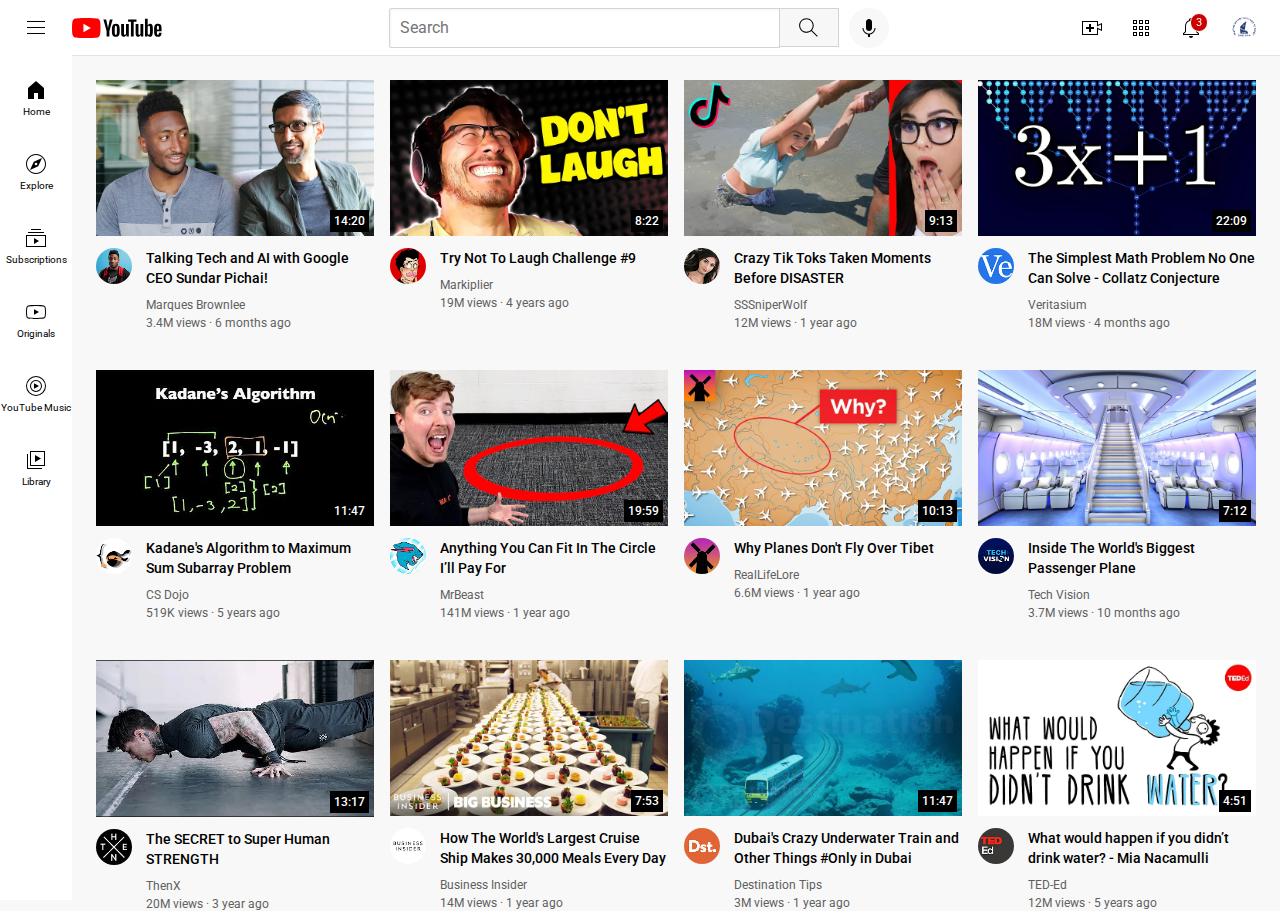
<file: index.html>
<!DOCTYPE html>
<html>
    <head>
        <title>Youtube.com Clone</title>
        <link rel="preconnect" href="https://fonts.googleapis.com" />
        <link rel="preconnect" href="https://fonts.gstatic.com" crossorigin />
        <link
            href="https://fonts.googleapis.com/css2?family=Montserrat:ital,wght@0,100..900;1,100..900&family=Roboto:ital,wght@0,100..900;1,100..900&display=swap"
            rel="stylesheet"
        />

        <link rel="stylesheet" href="./styles/general.css" />
        <link rel="stylesheet" href="./styles/video.css" />
        <link rel="stylesheet" href="./styles/header.css" />
        <link rel="stylesheet" href="./styles/sidebar.css" />
    </head>
    <body>
        <header class="header">
            <div class="left-section">
                <img
                    class="hamburger-menu"
                    src="./icons/hamburger-menu.svg"
                    alt=""
                />
                <img
                    class="youtube-logo"
                    src="./icons/youtube-logo.svg"
                    alt=""
                />
            </div>

            <div class="middle-section">
                <input class="search-bar" type="text" placeholder="Search" />

                <button class="search-button">
                    <img class="search-icon" src="./icons/search.svg" alt="" />
                    <div class="tooltip">Search</div>
                </button>
                <!-- Put position absolute inside position relative -->
                <button class="voice-search-button">
                    <img
                        class="voice-search-icon"
                        src="./icons/voice-search-icon.svg"
                        alt=""
                    />
                    <div class="tooltip">Search with your voice</div>
                </button>
            </div>

            <div class="right-section">
                <div class="upload-icon-container">
                    <img class="upload-icon" src="./icons/upload.svg" alt="" />

                    <div class="tooltip">Create</div>
                </div>

                <div class="youtube-apps-icon-container">
                    <img
                        class="youtube-apps-icon"
                        src="./icons/youtube-apps.svg"
                        alt=""
                    />

                    <div class="tooltip">YouTube apps</div>
                </div>

                <div class="notifications-icon-container">
                    <img
                        class="notifications-icon"
                        src="./icons/notifications.svg"
                        alt=""
                    />

                    <div class="notifications-icon-count">3</div>

                    <div class="tooltip">Notifications</div>
                </div>

                <img
                    class="current-user-picture"
                    src="./img/my-channel.jpeg"
                    alt=""
                />
            </div>
        </header>

        <nav class="sidebar">
            <div class="sidebar-link">
                <img src="./icons/home.svg" alt="" />

                <div>Home</div>
            </div>

            <div class="sidebar-link">
                <img src="./icons/explore.svg" alt="" />

                <div>Explore</div>
            </div>

            <div class="sidebar-link">
                <img src="./icons/subscriptions.svg" alt="" />

                <div>Subscriptions</div>
            </div>

            <div class="sidebar-link">
                <img src="./icons/originals.svg" alt="" />

                <div>Originals</div>
            </div>

            <div class="sidebar-link">
                <img src="./icons/youtube-music.svg" alt="" />

                <div>YouTube Music</div>
            </div>

            <div class="sidebar-link">
                <img src="./icons/library.svg" alt="" />

                <div>Library</div>
            </div>
        </nav>

        <main>
            <section class="video-grid">
                <div class="video-preview">
                    <div class="thumbnail-row">
                        <a href="">
                            <img
                                class="thumbnail"
                                src="./img/thumbnail-1.webp"
                            />
                        </a>

                        <div class="video-time">14:20</div>
                    </div>

                    <div class="video-info-grid">
                        <div class="channel-picture-container">
                            <div class="channel-picture">
                                <img
                                    class="profile-picture"
                                    src="./img/channel-1.jpeg"
                                />
                            </div>

                            <div class="tooltip">
                                <div class="picture-tooltip-container">
                                    <img
                                        class="picture-tooltip"
                                        src="./img/channel-1.jpeg"
                                        alt=""
                                    />
                                </div>

                                <div class="info-tooltip">
                                    <p class="name-tooltip">Marques Brownlee</p>

                                    <p class="stats-tooltip">
                                        3.5M subscribers
                                    </p>
                                </div>
                            </div>
                        </div>

                        <div class="video-info">
                            <p class="video-title">
                                Talking Tech and AI with Google CEO Sundar
                                Pichai!
                            </p>

                            <p class="video-author">Marques Brownlee</p>

                            <p class="video-stats">
                                3.4M views &#183; 6 months ago
                            </p>
                        </div>
                    </div>
                </div>

                <div class="video-preview">
                    <div class="thumbnail-row">
                        <img class="thumbnail" src="./img/thumbnail-2.webp" />
                        <div class="video-time">8:22</div>
                    </div>

                    <div class="video-info-grid">
                        <div class="channel-picture-container">
                            <div class="channel-picture">
                                <img
                                    class="profile-picture"
                                    src="./img/channel-2.jpeg"
                                />
                            </div>

                            <div class="tooltip">
                                <div class="picture-tooltip-container">
                                    <img
                                        class="picture-tooltip"
                                        src="./img/channel-2.jpeg"
                                        alt=""
                                    />
                                </div>

                                <div class="info-tooltip">
                                    <p class="name-tooltip">Markiplier</p>

                                    <p class="stats-tooltip">7M subscribers</p>
                                </div>
                            </div>
                        </div>

                        <div class="video-info">
                            <p class="video-title">
                                Try Not To Laugh Challenge #9
                            </p>

                            <p class="video-author">Markiplier</p>

                            <p class="video-stats">
                                19M views &#183; 4 years ago
                            </p>
                        </div>
                    </div>
                </div>

                <div class="video-preview">
                    <div class="thumbnail-row">
                        <img class="thumbnail" src="./img/thumbnail-3.webp" />
                        <div class="video-time">9:13</div>
                    </div>

                    <div class="video-info-grid">
                        <div class="channel-picture">
                            <img
                                class="profile-picture"
                                src="./img/channel-3.jpeg"
                            />
                        </div>

                        <div class="video-info">
                            <p class="video-title">
                                Crazy Tik Toks Taken Moments Before DISASTER
                            </p>

                            <p class="video-author">SSSniperWolf</p>

                            <p class="video-stats">
                                12M views &#183; 1 year ago
                            </p>
                        </div>
                    </div>
                </div>

                <div class="video-preview">
                    <div class="thumbnail-row">
                        <img class="thumbnail" src="./img/thumbnail-4.webp" />
                        <div class="video-time">22:09</div>
                    </div>

                    <div class="video-info-grid">
                        <div class="channel-picture">
                            <img
                                class="profile-picture"
                                src="./img/channel-4.jpeg"
                            />
                        </div>

                        <div class="video-info">
                            <p class="video-title">
                                The Simplest Math Problem No One Can Solve -
                                Collatz Conjecture
                            </p>

                            <p class="video-author">Veritasium</p>

                            <p class="video-stats">
                                18M views &#183; 4 months ago
                            </p>
                        </div>
                    </div>
                </div>

                <div class="video-preview">
                    <div class="thumbnail-row">
                        <img class="thumbnail" src="./img/thumbnail-5.webp" />
                        <div class="video-time">11:47</div>
                    </div>

                    <div class="video-info-grid">
                        <div class="channel-picture">
                            <img
                                class="profile-picture"
                                src="./img/channel-5.jpeg"
                            />
                        </div>

                        <div class="video-info">
                            <p class="video-title">
                                Kadane's Algorithm to Maximum Sum Subarray
                                Problem
                            </p>

                            <p class="video-author">CS Dojo</p>

                            <p class="video-stats">
                                519K views &#183; 5 years ago
                            </p>
                        </div>
                    </div>
                </div>

                <div class="video-preview">
                    <div class="thumbnail-row">
                        <img class="thumbnail" src="./img/thumbnail-6.webp" />
                        <div class="video-time">19:59</div>
                    </div>

                    <div class="video-info-grid">
                        <div class="channel-picture">
                            <img
                                class="profile-picture"
                                src="./img/channel-6.jpeg"
                            />
                        </div>

                        <div class="video-info">
                            <p class="video-title">
                                Anything You Can Fit In The Circle I’ll Pay For
                            </p>

                            <p class="video-author">MrBeast</p>

                            <p class="video-stats">
                                141M views &#183; 1 year ago
                            </p>
                        </div>
                    </div>
                </div>

                <div class="video-preview">
                    <div class="thumbnail-row">
                        <img class="thumbnail" src="./img/thumbnail-7.webp" />
                        <div class="video-time">10:13</div>
                    </div>

                    <div class="video-info-grid">
                        <div class="channel-picture">
                            <img
                                class="profile-picture"
                                src="./img/channel-7.jpeg"
                            />
                        </div>

                        <div class="video-info">
                            <p class="video-title">
                                Why Planes Don't Fly Over Tibet
                            </p>

                            <p class="video-author">RealLifeLore</p>

                            <p class="video-stats">
                                6.6M views &#183; 1 year ago
                            </p>
                        </div>
                    </div>
                </div>

                <div class="video-preview">
                    <div class="thumbnail-row">
                        <img class="thumbnail" src="./img/thumbnail-8.webp" />
                        <div class="video-time">7:12</div>
                    </div>

                    <div class="video-info-grid">
                        <div class="channel-picture">
                            <img
                                class="profile-picture"
                                src="./img/channel-8.jpeg"
                            />
                        </div>

                        <div class="video-info">
                            <p class="video-title">
                                Inside The World's Biggest Passenger Plane
                            </p>

                            <p class="video-author">Tech Vision</p>

                            <p class="video-stats">
                                3.7M views &#183; 10 months ago
                            </p>
                        </div>
                    </div>
                </div>

                <div class="video-preview">
                    <div class="thumbnail-row">
                        <img class="thumbnail" src="./img/thumbnail-9.webp" />
                        <div class="video-time">13:17</div>
                    </div>

                    <div class="video-info-grid">
                        <div class="channel-picture">
                            <img
                                class="profile-picture"
                                src="./img/channel-9.jpeg"
                            />
                        </div>

                        <div class="video-info">
                            <p class="video-title">
                                The SECRET to Super Human STRENGTH
                            </p>

                            <p class="video-author">ThenX</p>

                            <p class="video-stats">
                                20M views &#183; 3 year ago
                            </p>
                        </div>
                    </div>
                </div>

                <div class="video-preview">
                    <div class="thumbnail-row">
                        <img class="thumbnail" src="./img/thumbnail-10.webp" />
                        <div class="video-time">7:53</div>
                    </div>

                    <div class="video-info-grid">
                        <div class="channel-picture">
                            <img
                                class="profile-picture"
                                src="./img/channel-10.jpeg"
                            />
                        </div>

                        <div class="video-info">
                            <p class="video-title">
                                How The World's Largest Cruise Ship Makes 30,000
                                Meals Every Day
                            </p>

                            <p class="video-author">Business Insider</p>

                            <p class="video-stats">
                                14M views &#183; 1 year ago
                            </p>
                        </div>
                    </div>
                </div>

                <div class="video-preview">
                    <div class="thumbnail-row">
                        <img class="thumbnail" src="./img/thumbnail-11.webp" />
                        <div class="video-time">11:47</div>
                    </div>

                    <div class="video-info-grid">
                        <div class="channel-picture">
                            <img
                                class="profile-picture"
                                src="./img/channel-11.jpeg"
                            />
                        </div>

                        <div class="video-info">
                            <p class="video-title">
                                Dubai's Crazy Underwater Train and Other Things
                                #Only in Dubai
                            </p>

                            <p class="video-author">Destination Tips</p>

                            <p class="video-stats">
                                3M views &#183; 1 year ago
                            </p>
                        </div>
                    </div>
                </div>

                <div class="video-preview">
                    <div class="thumbnail-row">
                        <img class="thumbnail" src="./img/thumbnail-12.webp" />
                        <div class="video-time">4:51</div>
                    </div>

                    <div class="video-info-grid">
                        <div class="channel-picture">
                            <img
                                class="profile-picture"
                                src="./img/channel-12.jpeg"
                            />
                        </div>

                        <div class="video-info">
                            <p class="video-title">
                                What would happen if you didn’t drink water? -
                                Mia Nacamulli
                            </p>

                            <p class="video-author">TED-Ed</p>

                            <p class="video-stats">
                                12M views &#183; 5 years ago
                            </p>
                        </div>
                    </div>
                </div>
            </section>
        </main>
    </body>
</html>
</file>
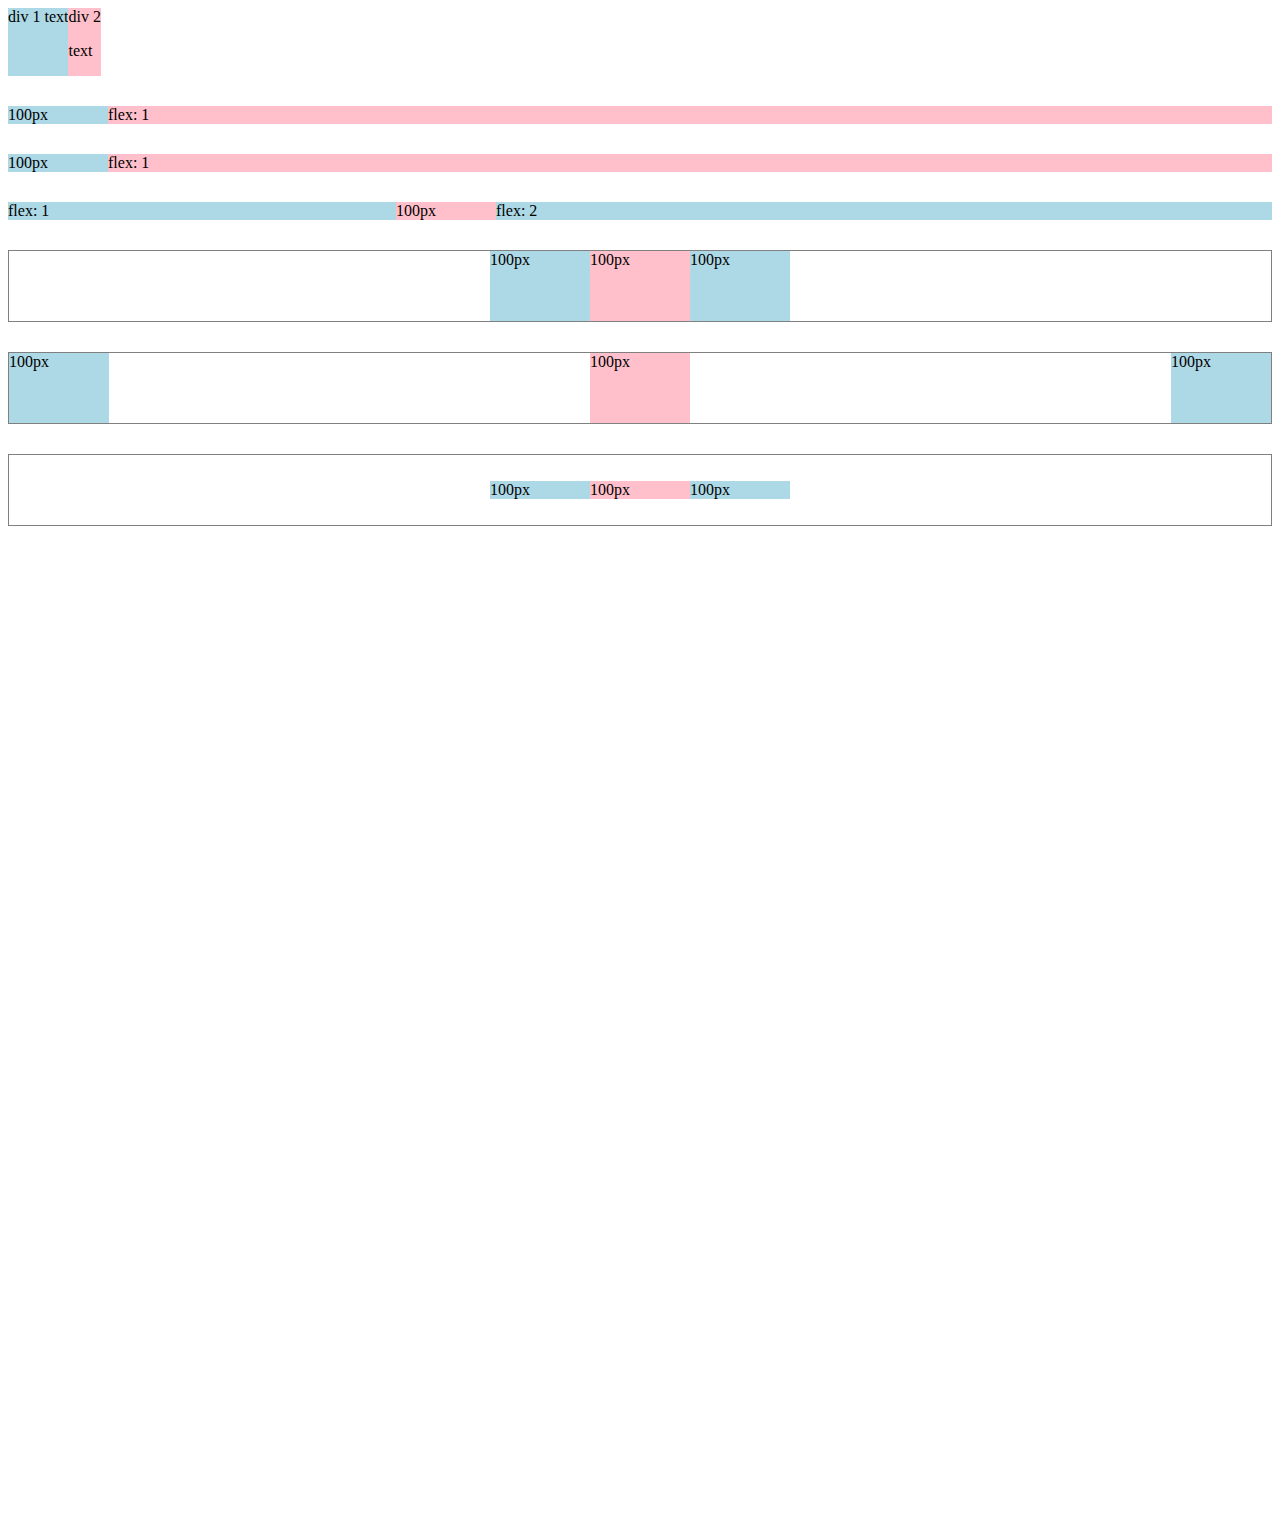
<file: flexbox.html>
<!DOCTYPE html>
<html>
    <head>
        <title>Flexbox Practice</title>
    </head>
    <body
     style="padding-bottom: 1000px;">
        <div style="
            display: flex;
            flex-direction: row;
        ">
            <div style="background-color: lightblue;">div 1 text</div>
            <div style="background-color: pink;">div 2 <p>text</p></div>
        </div>

        <div style="
            display: flex;
            flex-direction: row;
            margin-top: 30px;
        ">
            <div style="
                background-color: lightblue;
                width: 100px;
            ">100px</div>
            <div style="
                background-color: pink;
                flex: 1;
            ">flex: 1</div>
        </div>

        <div style="
            display: flex;
            flex-direction: row;
            margin-top: 30px;
        ">
            <div style="
                background-color: lightblue;
                width: 100px;
            ">100px</div>
            <div style="
                background-color: pink;
                flex: 1;
            ">flex: 1</div>
        </div>

        <div style="
            display: flex;
            flex-direction: row;
            margin-top: 30px;
        ">
            <div style="
                background-color: lightblue;
                flex: 1;
            ">flex: 1</div>   

            <div style="
                background-color: pink;
                width: 100px;
            ">100px</div>

            <div style="
                background-color: lightblue;
                flex: 2;
            ">flex: 2</div>
        </div>

        <div style="
            display: flex;
            flex-direction: row;
            justify-content: center;
            margin-top: 30px;
            height: 70px;
            border-width: 1px;
            border-style: solid;
            border-color: gray;
        ">
            <div style="
                background-color: lightblue;
                width: 100px;
            ">100px</div>   

            <div style="
                background-color: pink;
                width: 100px;
            ">100px</div>

            <div style="
                background-color: lightblue;
                width: 100px;
            ">100px</div>
        </div>

        <div style="
            display: flex;
            flex-direction: row;
            justify-content: space-between;
            margin-top: 30px;
            height: 70px;
            border-width: 1px;
            border-style: solid;
            border-color: gray;
        ">
            <div style="
                background-color: lightblue;
                width: 100px;
            ">100px</div>   

            <div style="
                background-color: pink;
                width: 100px;
            ">100px</div>

            <div style="
                background-color: lightblue;
                width: 100px;
            ">100px</div>
        </div>

        <div style="
            display: flex;
            flex-direction: row;
            justify-content: center;
            align-items: center; 
            margin-top: 30px;
            height: 70px;
            border-width: 1px;
            border-style: solid;
            border-color: gray;
        ">
            <div style="
                background-color: lightblue;
                width: 100px;
            ">100px</div>   

            <div style="
                background-color: pink;
                width: 100px;
            ">100px</div>

            <div style="
                background-color: lightblue;
                width: 100px;
            ">100px</div>
        </div>
    </body>
</html>


<!-- 
    Flexbox: flexible layout
    Grid: rigid layout

-->
</file>
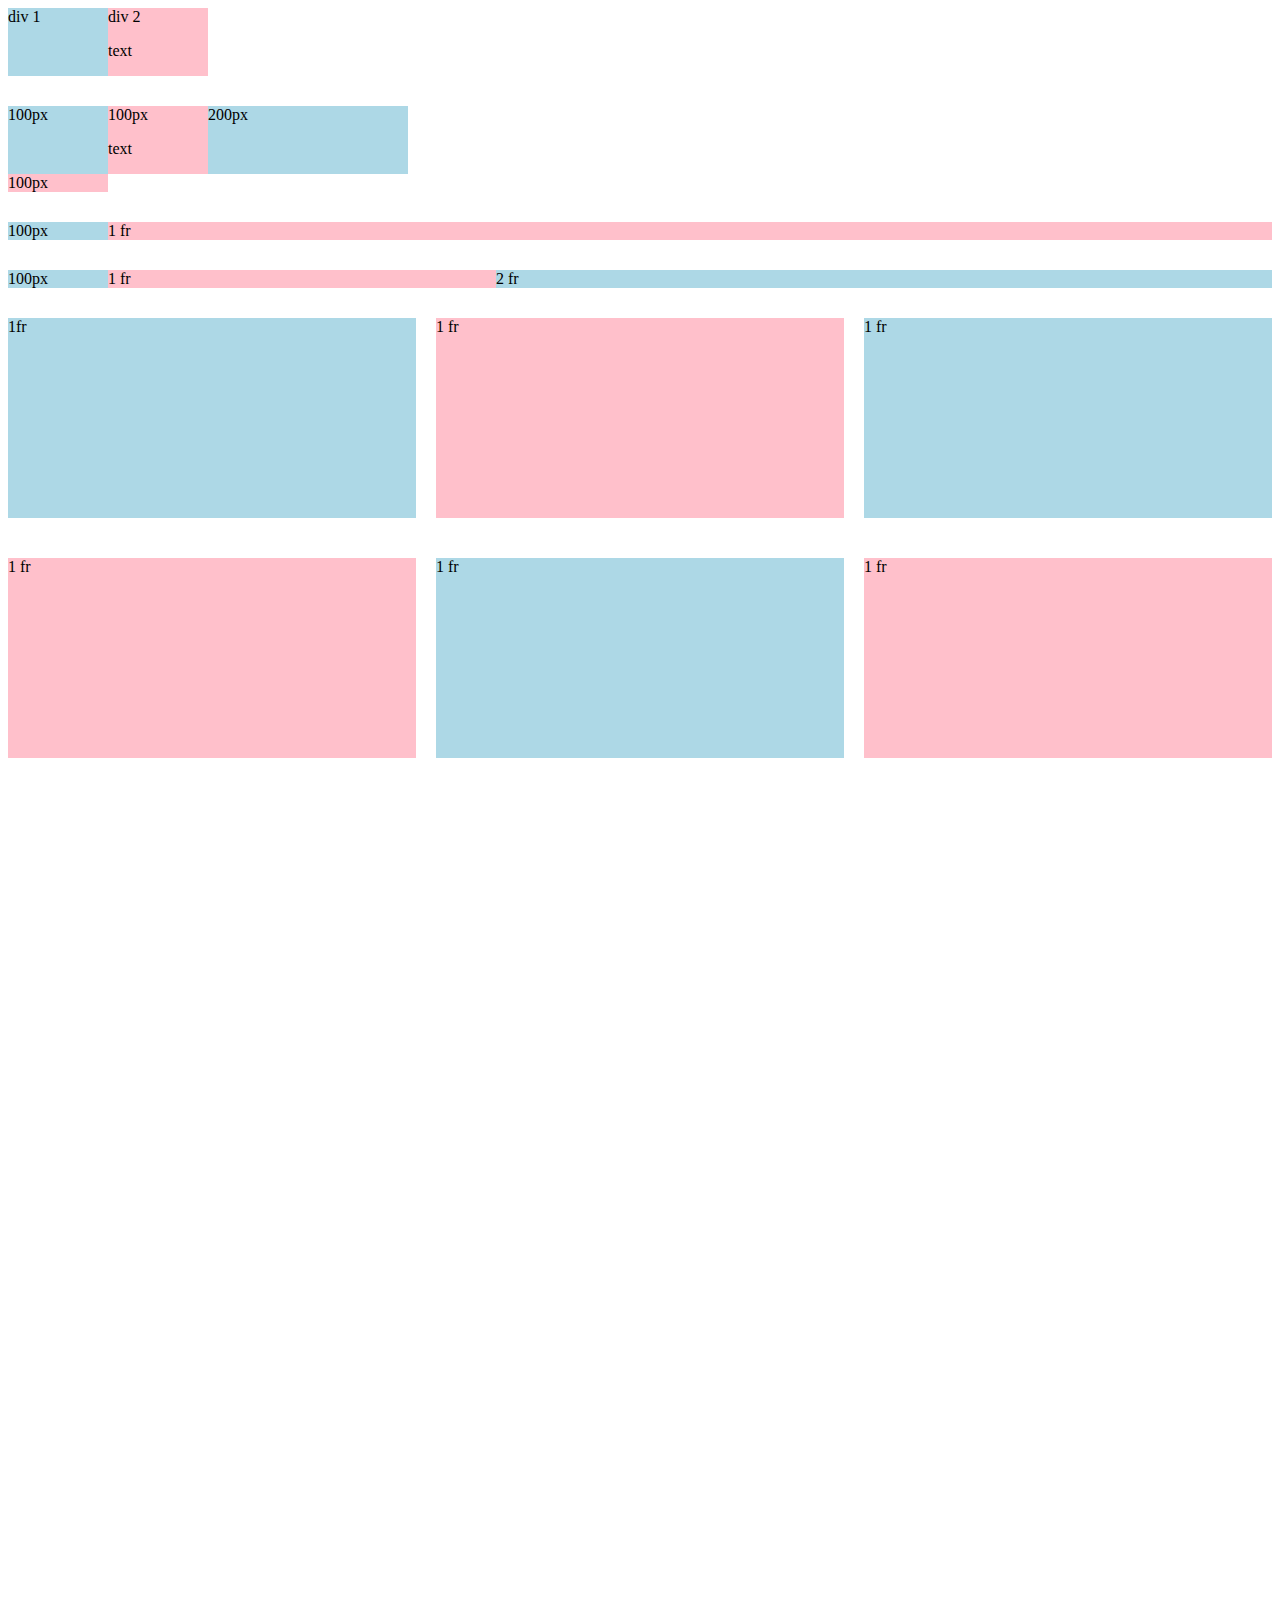
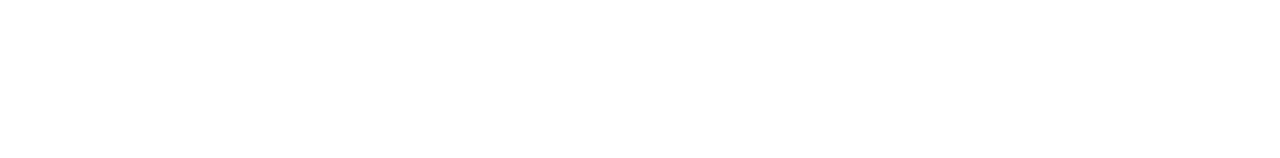
<file: grid.html>
<!DOCTYPE html>
<html>
    <head>
        <title>Grid Practice</title>
    </head>
    <body style="margin-bottom: 1000px;">
        <div style="
            display: grid;
            grid-template-columns: 100px 100px;    
        "
        >
            <div style="background-color: lightblue;">div 1</div>
            <div style="background-color: pink;">div 2 <p>text</p> </div>
        </div>

        <div style="
            margin-top: 30px;
            display: grid;
            grid-template-columns: 100px 100px 200px;    
        "
        >
            <div style="background-color: lightblue;">100px</div>
            <div style="background-color: pink;">100px <p>text</p> </div>
            <div style="background-color: lightblue;">200px</div>
            <div style="background-color: pink;">100px</div>
        </div>

        <div style="
            margin-top: 30px;
            display: grid;
            grid-template-columns: 100px 1fr;
        "
        >
            <div style="background-color: lightblue;">100px</div>
            <div style="background-color: pink;">1 fr</div>
        </div>

        <div style="
            margin-top: 30px;
            display: grid;
            grid-template-columns: 100px 1fr 2fr;
        "
        >
            <div style="background-color: lightblue;">100px</div>
            <div style="background-color: pink;">1 fr</div>
            <div style="background-color: lightblue;">2 fr</div>
        </div>

        <div style="
            margin-top: 30px;
            display: grid;
            grid-template-columns: 1fr 1fr 1fr;
            column-gap: 20px;
            row-gap: 40px;
        "
        >
            <div style="background-color: lightblue; height: 200px;">1fr</div>
            <div style="background-color: pink; height: 200px;">1 fr</div>
            <div style="background-color: lightblue; height: 200px;">1 fr</div>
            <div style="background-color: pink; height: 200px;">1 fr</div>
            <div style="background-color: lightblue; height: 200px;">1 fr</div>
            <div style="background-color: pink; height: 200px;">1 fr</div>

        </div>
    </body>
</html>
</file>
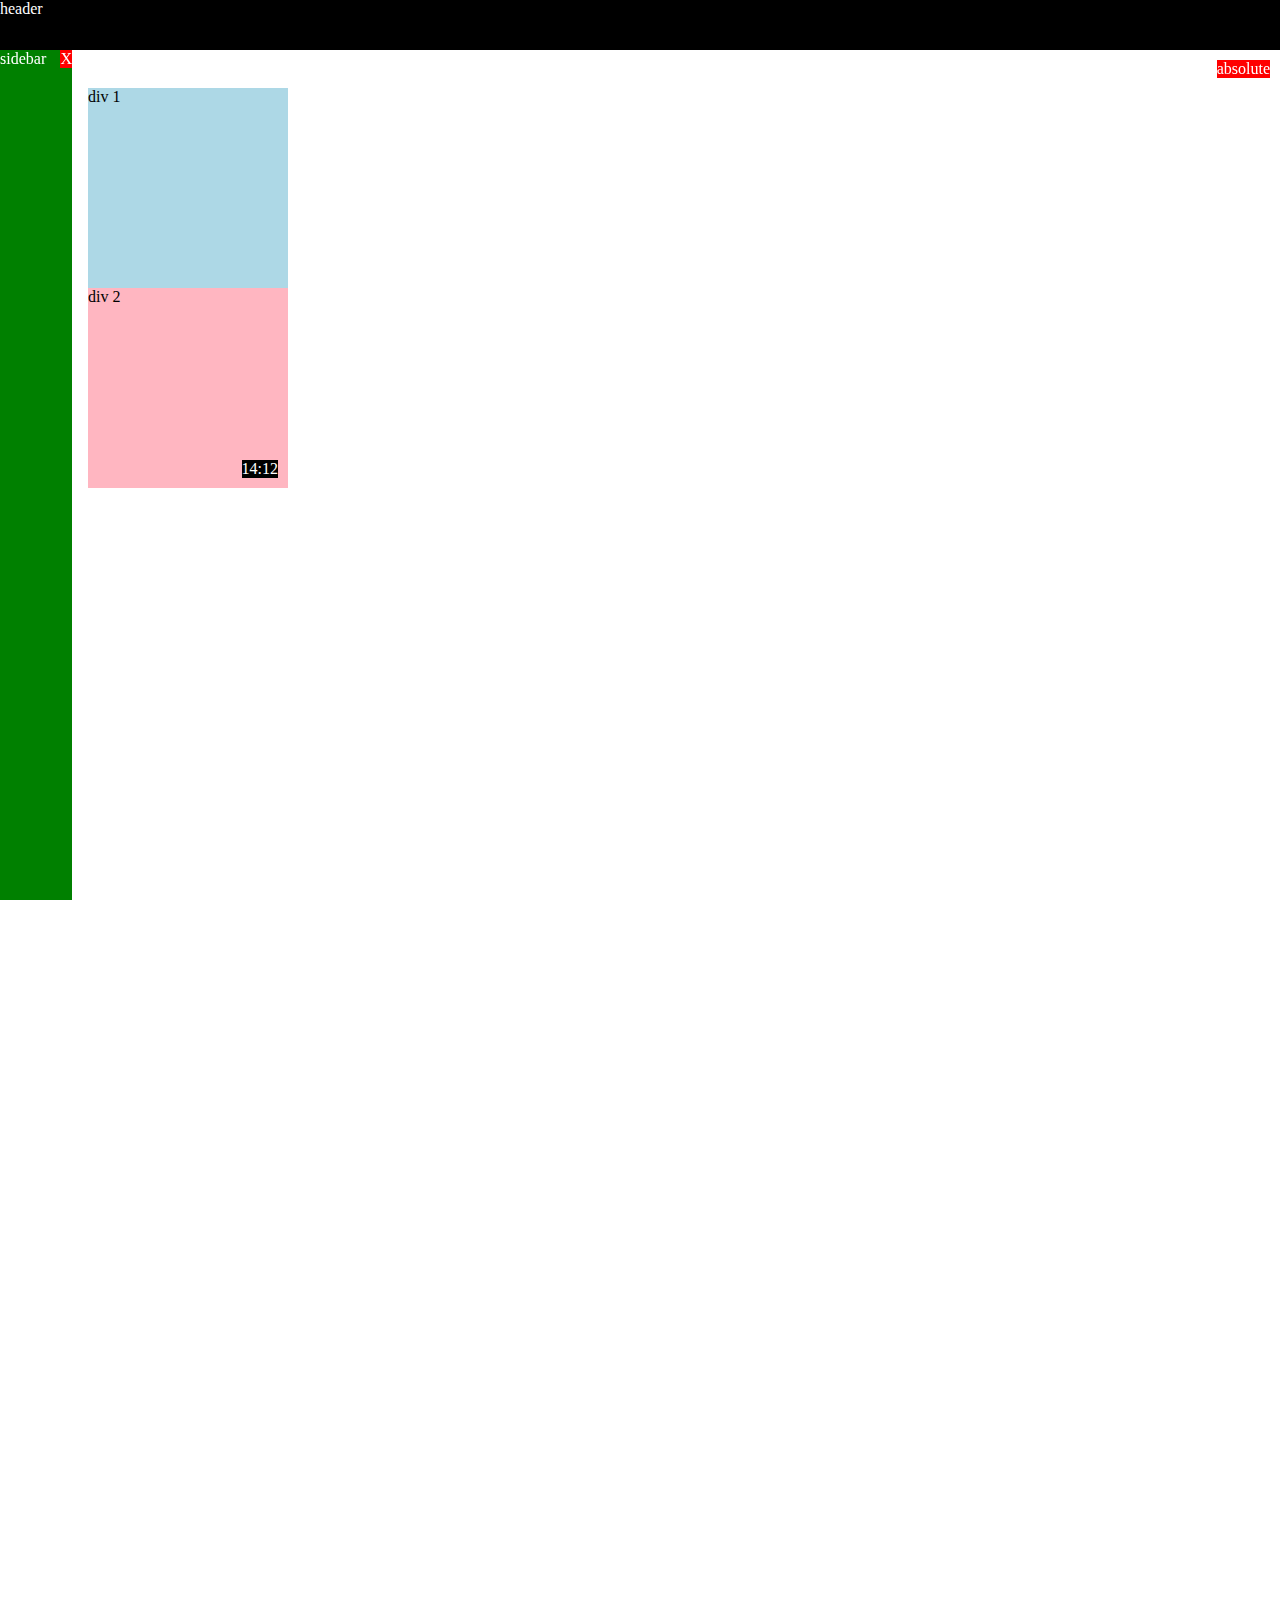
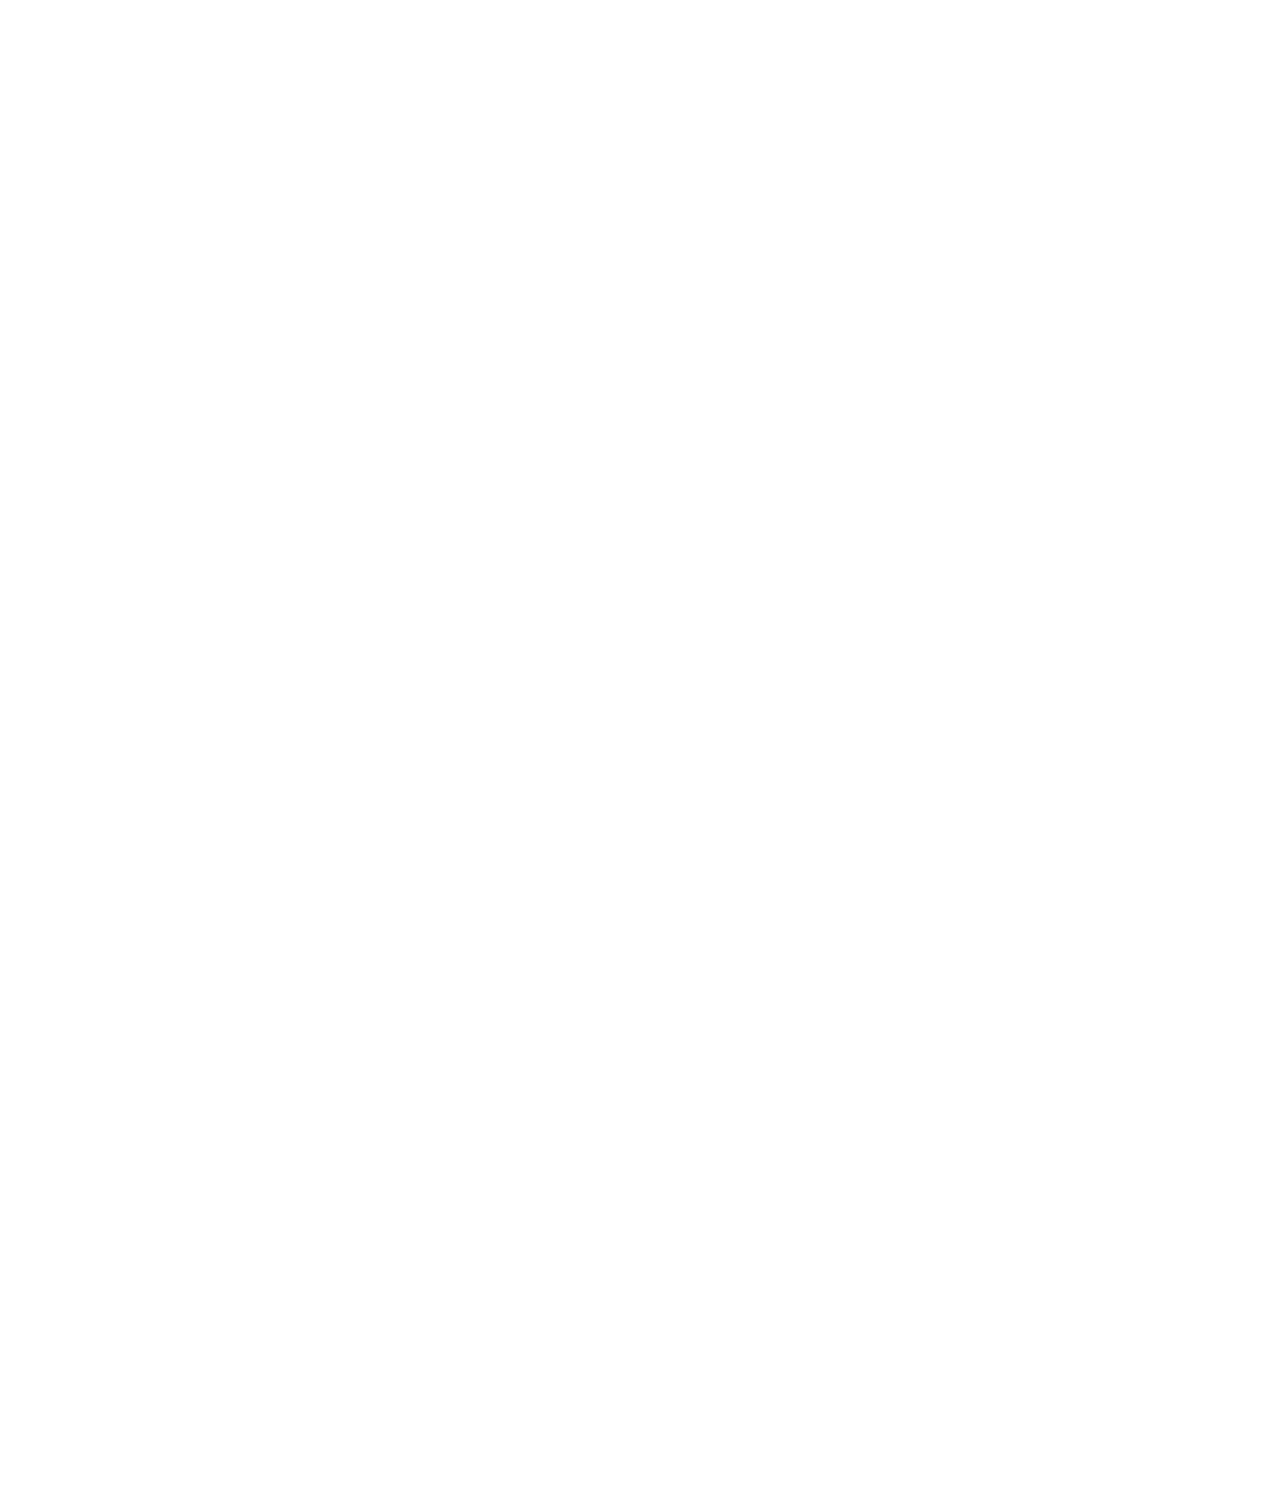
<file: position.html>
<!-- 
    fixed = placed in the browser window
    absolute = placed on the page

    absolute inside relative

    appear front or behind: z-index, higher is front
-->

<!DOCTYPE html>
<html>
    <head>
        <title>Position Practice</title>
    </head>
    <body style="height: 3000px;
        padding-top: 80px;
        padding-left: 80px;
    ">
        <div style="
            background-color: black;
            color: white;
            position: fixed; 
            top: 0;
            left: 0;
            right: 0;
            height: 50px;
        ">
            header
        </div>

        <div style="
            background-color: green;
            color: white;
            position: fixed;
            left: 0;
            bottom: 0;
            top: 50px;
            width: 72px;
        ">sidebar
            <div style="
                background-color: red;
                position: absolute;
                top: 0;
                right: 0;
                color: white;
            ">X</div>
        </div>

        <div style="
            background-color: red;
            position: absolute;
            top: 60px;
            right: 10px;
            color: white;
        ">absolute</div>

        <div style="
            background-color: lightblue;
            height: 200px;
            width: 200px;
        ">div 1</div>

        <div style="
            background-color: lightpink;
            height: 200px;
            width: 200px;
            position: relative
        ">div 2
            <div style="
            background-color: black;
            position: absolute;
            bottom: 10px;
            right: 10px;
            color: white;
        ">14:12</div>
        </div>
    </body>
</html>
</file>
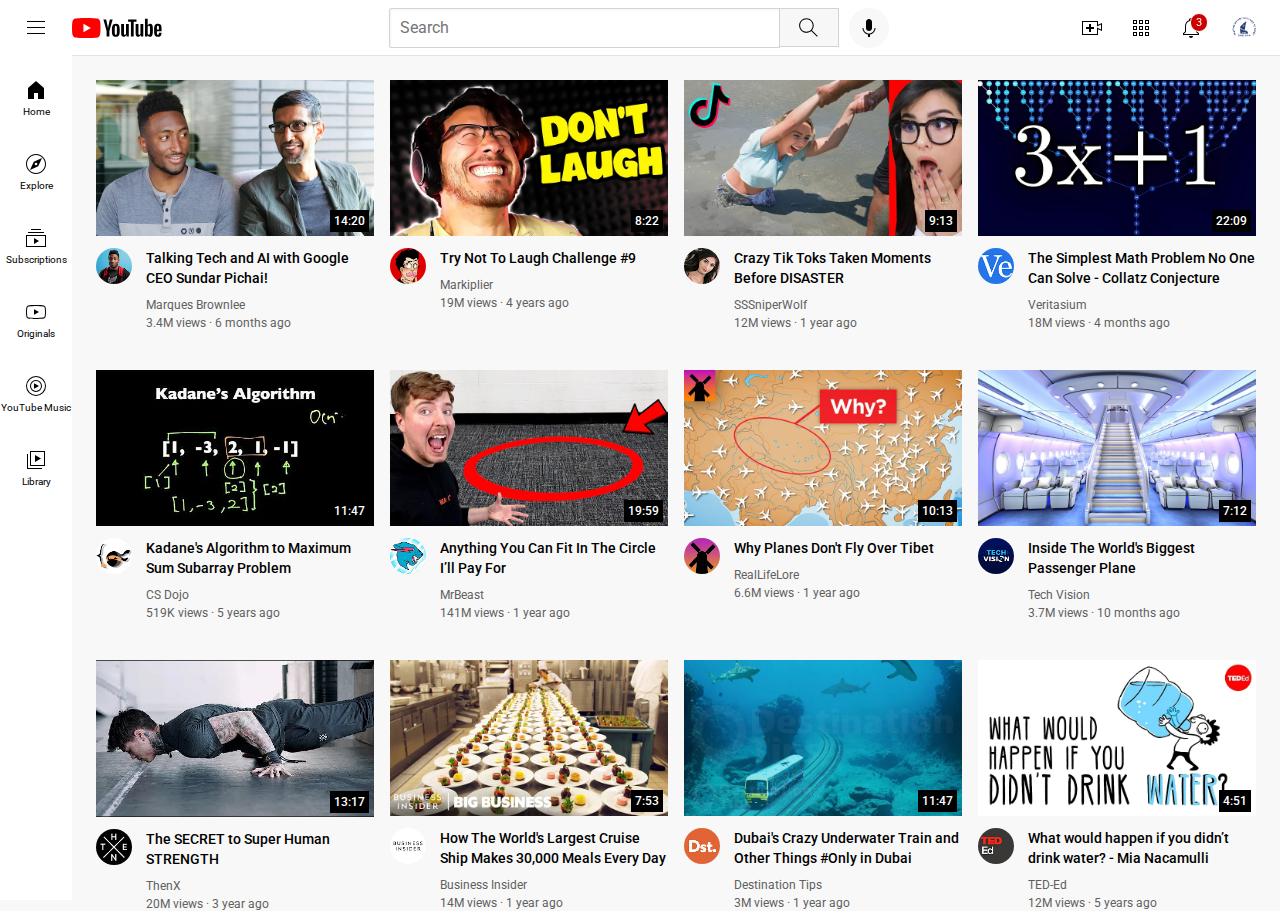
<file: youtube.html>
<!DOCTYPE html>
<html>
    <head>
        <title>Youtube.com Clone</title>
        <link rel="preconnect" href="https://fonts.googleapis.com">
        <link rel="preconnect" href="https://fonts.gstatic.com" crossorigin>
        <link href="https://fonts.googleapis.com/css2?family=Montserrat:ital,wght@0,100..900;1,100..900&family=Roboto:ital,wght@0,100..900;1,100..900&display=swap" rel="stylesheet">
        
        <link rel="stylesheet" href="./styles/general.css">
        <link rel="stylesheet" href="./styles/video.css">
        <link rel="stylesheet" href="./styles/header.css">
        <link rel="stylesheet" href="./styles/sidebar.css">
    </head>
    <body>
        <header class="header">
            <div class="left-section">
                <img class="hamburger-menu" src="./icons/hamburger-menu.svg" alt="">
                <img class="youtube-logo" src="./icons/youtube-logo.svg" alt="">
            </div>

            <div class="middle-section">
                <input class="search-bar" type="text" placeholder="Search">

                <button class="search-button">
                    <img class="search-icon" src="./icons/search.svg" alt="">
                    <div class="tooltip">Search</div>
                </button>
                <!-- Put position absolute inside position relative -->
                <button class="voice-search-button">
                    <img class="voice-search-icon" src="./icons/voice-search-icon.svg" alt="">
                    <div class="tooltip">Search with your voice</div>
                </button>
            </div>
            
            <div class="right-section">
                <div class="upload-icon-container">
                    <img class="upload-icon" src="./icons/upload.svg" alt="">

                    <div class="tooltip">Create</div>
                </div>
                
                <div class="youtube-apps-icon-container">
                    <img class="youtube-apps-icon" src="./icons/youtube-apps.svg" alt="">

                    <div class="tooltip">YouTube apps</div>
                </div>
                

                <div class="notifications-icon-container">
                    <img class="notifications-icon" src="./icons/notifications.svg" alt="">

                    <div class="notifications-icon-count">3</div>

                    <div class="tooltip">Notifications</div>
                </div>

                <img class="current-user-picture" src="./img/my-channel.jpeg" alt="">
            </div>

        </header>

        <nav class="sidebar">
            <div class="sidebar-link">
                <img src="./icons/home.svg" alt="">

                <div>Home</div>
            </div>

            <div class="sidebar-link">
                <img src="./icons/explore.svg" alt="">

                <div>Explore</div>
            </div>

            <div class="sidebar-link">
                <img src="./icons/subscriptions.svg" alt="">

                <div>Subscriptions</div>
            </div>

            <div class="sidebar-link">
                <img src="./icons/originals.svg" alt="">

                <div>Originals</div>
            </div>

            <div class="sidebar-link">
                <img src="./icons/youtube-music.svg" alt="">

                <div>YouTube Music</div>
            </div>

            <div class="sidebar-link">
                <img src="./icons/library.svg" alt="">

                <div>Library</div>
            </div>
        </nav>

        <main>
            <section class="video-grid">
                <div class="video-preview">
                    <div class="thumbnail-row">
                        <a href="">
                            <img class="thumbnail" src="./img/thumbnail-1.webp">
                        </a>
                        
                        <div class="video-time">14:20</div>
                    </div>
        
                    <div class="video-info-grid">
                        <div class="channel-picture-container">
                            <div class="channel-picture">
                                <img class="profile-picture" src="./img/channel-1.jpeg">
                            </div>
    
                            <div class="tooltip">
                                <div class="picture-tooltip-container">
                                    <img class="picture-tooltip" src="./img/channel-1.jpeg" alt="">
                                </div>
    
                                <div class="info-tooltip">
                                    <p class="name-tooltip">
                                        Marques Brownlee
                                    </p>
    
                                    <p class="stats-tooltip">
                                        3.5M subscribers
                                    </p>
                                </div>
                            </div>
                        </div>
                        
        
                        <div class="video-info">
                            <p class="video-title">
                                Talking Tech and AI with Google CEO Sundar Pichai!       
                            </p>
                            
                            <p class="video-author">
                                Marques Brownlee 
                            </p>  
                
                            <p class="video-stats">
                                3.4M views &#183; 6 months ago
                            </p>
                        </div>
                    </div>
                </div>
        
                <div class="video-preview">
                        <div class="thumbnail-row">
                        <img class="thumbnail" src="./img/thumbnail-2.webp">
                        <div class="video-time">8:22</div>
                    </div>
        
                    <div class="video-info-grid">
                        <div class="channel-picture-container">
                            <div class="channel-picture">
                                <img class="profile-picture" src="./img/channel-2.jpeg">
                            </div>
    
                            <div class="tooltip">
                                <div class="picture-tooltip-container">
                                    <img class="picture-tooltip" src="./img/channel-2.jpeg" alt="">
                                </div>
    
                                <div class="info-tooltip">
                                    <p class="name-tooltip">
                                        Markiplier
                                    </p>
    
                                    <p class="stats-tooltip">
                                        7M subscribers
                                    </p>
                                </div>
                            </div>
                        </div>
                        
        
                        <div class="video-info">
                            <p class="video-title"> 
                                Try Not To Laugh Challenge #9       
                            </p>
                            
                            <p class="video-author">
                                Markiplier 
                            </p>  
                
                            <p class="video-stats">
                                19M views &#183; 4 years ago
                            </p>
                        </div>
                    </div>
                </div>
        
                <div class="video-preview">
                    <div class="thumbnail-row">
                        <img class="thumbnail" src="./img/thumbnail-3.webp">
                       <div class="video-time">9:13</div>
                    </div>
        
                    <div class="video-info-grid">
                        <div class="channel-picture">
                            <img class="profile-picture" src="./img/channel-3.jpeg">
                        </div>
        
                        <div class="video-info">
                            <p class="video-title">
                                Crazy Tik Toks Taken Moments Before DISASTER       
                            </p>
                            
                            <p class="video-author">
                                SSSniperWolf 
                            </p>  
                
                            <p class="video-stats">
                                12M views &#183; 1 year ago
                            </p>
                        </div>
                    </div>
                </div>
        
                <div class="video-preview">
                    <div class="thumbnail-row">
                        <img class="thumbnail" src="./img/thumbnail-4.webp">
                        <div class="video-time">22:09</div>
                    </div>
        
                    <div class="video-info-grid">
                        <div class="channel-picture">
                            <img class="profile-picture" src="./img/channel-4.jpeg">
                        </div>
        
                        <div class="video-info">
                            <p class="video-title"> 
                                The Simplest Math Problem No One Can Solve - Collatz Conjecture        
                            </p>
                            
                            <p class="video-author">
                                Veritasium
                            </p>  
                
                            <p class="video-stats">
                                18M views &#183; 4 months ago
                            </p>
                        </div>
                    </div>
                </div>
        
                <div class="video-preview">
                    <div class="thumbnail-row">
                        <img class="thumbnail" src="./img/thumbnail-5.webp">
                        <div class="video-time">11:47</div>
                    </div>
        
                    <div class="video-info-grid">
                        <div class="channel-picture">
                            <img class="profile-picture" src="./img/channel-5.jpeg">
                        </div>
        
                        <div class="video-info">
                            <p class="video-title">
                                
                                Kadane's Algorithm to Maximum Sum Subarray Problem       
                            </p>
                            
                            <p class="video-author">
                                CS Dojo
                            </p>  
                
                            <p class="video-stats">
                                519K views &#183; 5 years ago
                            </p>
                        </div>
                    </div>
                </div>
        
                <div class="video-preview">
                    <div class="thumbnail-row">
                        <img class="thumbnail" src="./img/thumbnail-6.webp">
                        <div class="video-time">19:59</div>
                    </div>
        
                    <div class="video-info-grid">
                        <div class="channel-picture">
                            <img class="profile-picture" src="./img/channel-6.jpeg">
                        </div>
        
                        <div class="video-info">
                            <p class="video-title"> 
                                Anything You Can Fit In The Circle I’ll Pay For       
                            </p>
                            
                            <p class="video-author">
                                MrBeast 
                            </p>  
                
                            <p class="video-stats">
                                141M views &#183; 1 year ago
                            </p>
                        </div>
                    </div>
                </div>
    
                <div class="video-preview">
                    <div class="thumbnail-row">
                        <img class="thumbnail" src="./img/thumbnail-7.webp">
                        <div class="video-time">10:13</div>
                    </div>
        
                    <div class="video-info-grid">
                        <div class="channel-picture">
                            <img class="profile-picture" src="./img/channel-7.jpeg">
                        </div>
        
                        <div class="video-info">
                            <p class="video-title">
                            Why Planes Don't Fly Over Tibet        
                            </p>
                            
                            <p class="video-author">
                                RealLifeLore
                            </p>  
                
                            <p class="video-stats">
                                6.6M views &#183; 1 year ago
                            </p>
                        </div>
                    </div>
                </div>
        
                <div class="video-preview">
                    <div class="thumbnail-row">
                        <img class="thumbnail" src="./img/thumbnail-8.webp">
                        <div class="video-time">7:12</div>
                    </div>
        
                    <div class="video-info-grid">
                        <div class="channel-picture">
                            <img class="profile-picture" src="./img/channel-8.jpeg">
                        </div>
        
                        <div class="video-info">
                            <p class="video-title"> 
                                Inside The World's Biggest Passenger Plane      
                            </p>
                            
                            <p class="video-author">
                                Tech Vision
                            </p>  
                
                            <p class="video-stats">
                                3.7M views &#183; 10 months ago
                            </p>
                        </div>
                    </div>
                </div>
        
                <div class="video-preview">
                    <div class="thumbnail-row">
                        <img class="thumbnail" src="./img/thumbnail-9.webp">
                       <div class="video-time">13:17</div>
                    </div>
        
                    <div class="video-info-grid">
                        <div class="channel-picture">
                            <img class="profile-picture" src="./img/channel-9.jpeg">
                        </div>
        
                        <div class="video-info">
                            <p class="video-title">     
                                The SECRET to Super Human STRENGTH      
                            </p>
                            
                            <p class="video-author">
                                ThenX 
                            </p>  
                
                            <p class="video-stats">
                                20M views &#183; 3 year ago
                            </p>
                        </div>
                    </div>
                </div>
        
                <div class="video-preview">
                    <div class="thumbnail-row">
                        <img class="thumbnail" src="./img/thumbnail-10.webp">
                        <div class="video-time">7:53</div>
                    </div>
        
                    <div class="video-info-grid">
                        <div class="channel-picture">
                            <img class="profile-picture" src="./img/channel-10.jpeg">
                        </div>
        
                        <div class="video-info">
                            <p class="video-title"> 
                                How The World's Largest Cruise Ship Makes 30,000 Meals Every Day        
                            </p>
                            
                            <p class="video-author">
                                Business Insider
                            </p>  
                
                            <p class="video-stats">
                                14M views &#183; 1 year ago
                            </p>
                        </div>
                    </div>
                </div>
        
                <div class="video-preview">
                    <div class="thumbnail-row">
                        <img class="thumbnail" src="./img/thumbnail-11.webp">
                        <div class="video-time">11:47</div>
                    </div>
        
                    <div class="video-info-grid">
                        <div class="channel-picture">
                            <img class="profile-picture" src="./img/channel-11.jpeg">
                        </div>
        
                        <div class="video-info">
                            <p class="video-title">
                                Dubai's Crazy Underwater Train and Other Things #Only in Dubai    
                            </p>
                            
                            <p class="video-author">
                                Destination Tips
                            </p>  
                
                            <p class="video-stats">
                                3M views &#183; 1 year ago
                            </p>
                        </div>
                    </div>
                </div>
        
                <div class="video-preview">
                    <div class="thumbnail-row">
                        <img class="thumbnail" src="./img/thumbnail-12.webp">
                        <div class="video-time">4:51</div>
                    </div>
        
                    <div class="video-info-grid">
                        <div class="channel-picture">
                            <img class="profile-picture" src="./img/channel-12.jpeg">
                        </div>
        
                        <div class="video-info">
                            <p class="video-title"> 
                                What would happen if you didn’t drink water? - Mia Nacamulli      
                            </p>
                            
                            <p class="video-author">
                                TED-Ed
                            </p>  
                
                            <p class="video-stats">
                                12M views &#183; 5 years ago
                            </p>
                        </div>
                    </div>
                </div>
            </section>  
        </main>
        
        
    </body>
</html>
</file>
<file: styles/general.css>
p {
    font-family: Roboto, Arial;
    margin-top: 0;
    margin-bottom: 0;
}

body {
    padding-top: 80px;
    padding-left: 96px;
    padding-right: 24px;
    background-color: rgb(248, 248, 248);
    margin: 0;
}
</file>
<file: styles/video.css>
.thumbnail {
    width: 100%;
}

.video-title {
    margin-top: 0;
    font-size: 14px;
    font-weight: 500;
    line-height: 20px;
    margin-bottom: 10px;
}

.video-info-grid {
    display: grid;
    grid-template-columns: 50px 1fr;
}

.channel-picture-container {
    display: inline-block;
    height: 36px;
    position: relative;
}

.channel-picture-container .tooltip {
    position: absolute;
    width: 250px;
    height: 80px;
    box-shadow: 0px 0px 10px rgba(0, 0, 0, 0.45);
    border-radius: 8px;
    display: flex;
    flex-direction: row;
    align-items: center;
    background-color: white;

    opacity: 0;
    transition: opacity 0.15s;
    pointer-events: none;
    white-space: nowrap;
}

.channel-picture-container:hover .tooltip {
    opacity: 1;
}

.picture-tooltip {
    width: 50px;
    height: 50px;
    object-fit: cover;
    border-radius: 25px;
    margin-left: 10px;
}

.info-tooltip {
    margin-left: 8px;
}

.name-tooltip {
    font-size: 16px;
    font-weight: bold;
}

.stats-tooltip {
    font-size: 14px;
    color: rgb(145, 132, 132);
}

.channel-picture {
    /* background-color: gray; */
}

.video-info {
    /* background-color: gray; */
}

.profile-picture {
    width: 36px;
    border-radius: 50px;
}

.thumbnail-row {
    position: relative;
    margin-bottom: 8px;
}

.video-author,
.video-stats {
    font-size: 12px;
    color: rgb(96, 96, 96);
}

.video-author {
    margin-bottom: 4px;
}

.video-grid {
    display: grid;
    grid-template-columns: 1fr 1fr 1fr;
    column-gap: 16px;
    row-gap: 40px;
}

@media (max-width: 750px) {
    .video-grid {
        grid-template-columns: 1fr 1fr;
    }
}

@media (max-width: 751px) and (min-width: 999px) {
    .video-grid {
        grid-template-columns: 1fr 1fr 1fr;
    }
}

@media (min-width: 1000px) {
    .video-grid {
        grid-template-columns: 1fr 1fr 1fr 1fr;
    }
}

.video-time {
    position: absolute;
    bottom: 8px;
    right: 5px;
    font-family: Roboto, Arial;
    font-size: 12px;
    font-weight: 500;
    padding: 4px;
    background-color: black;
    color: white;
}
</file>
<file: styles/header.css>
/* 
    flex-shrink: 0; = don't shrink
    width: 0; = shrink
*/

.header {
    height: 55px;

    display: flex;
    flex-direction: row;
    justify-content: space-between;

    position: fixed;
    top: 0;
    left: 0;
    right: 0;
    z-index: 100;
    /* z-index default is 0 */

    background-color: white;
    border-bottom-width: 1px;
    border-bottom-style: solid;
    border-bottom-color: rgb(228, 228, 228);
}

.left-section {
    display: flex;
    align-items: center;
}

.hamburger-menu {
    height: 24px;
    margin-left: 24px;
    margin-right: 24px;
}

.youtube-logo {
    height: 20px;
}

.middle-section {
    flex: 1;
    margin-left: 70px;
    margin-right: 35px;
    max-width: 500px;
    display: flex;
    align-items: center;
}

.search-bar {
    flex: 1;
    height: 36px;
    padding-left: 10px;
    font-size: 16px;
    border: 1px solid rgb(211, 211, 211);
    border-radius: 2px;
    box-shadow: inset 1px 1px 3px rgba(0, 0, 0, 0.05);
    width: 0;
}

.search-bar::placeholder {
    font-family: Roboto, Arial;
    font-size: 16px;
}

.search-button {
    height: 39px;
    width: 60px;
    background-color: rgb(247, 247, 247);
    border-width: 1px;
    border-style: solid;
    border-color: rgb(211, 211, 211);
    /* border-radius: 1px; */
    margin-left: -2px;
    margin-right: 10px;
}

.search-button,
.voice-search-button,
.upload-icon-container,
.youtube-apps-icon-container,
.notifications-icon-container {
    display: flex;
    flex-direction: column;
    justify-content: center;
    align-items: center;
    position: relative;
}

.search-button .tooltip,
.voice-search-button .tooltip,
.upload-icon-container .tooltip,
.youtube-apps-icon-container .tooltip,
.notifications-icon-container .tooltip {
    font-family: "Roboto", "Arial";
    position: absolute;
    bottom: -30px;
    background-color: rgb(104, 103, 103);
    color: white;
    padding-top: 4px;
    padding-bottom: 4px;
    padding-left: 8px;
    padding-right: 8px;
    border-radius: 2px;
    font-size: 12px;

    opacity: 0;
    transition: opacity 0.15s;
    /* Prevent hover from tooltip */
    pointer-events: none;
    white-space: nowrap;
}

.search-button:hover .tooltip,
.voice-search-button:hover .tooltip,
.upload-icon-container:hover .tooltip,
.youtube-apps-icon-container:hover .tooltip,
.notifications-icon-container:hover .tooltip {
    opacity: 1;
}

.search-icon {
    height: 25px;
}

.voice-search-button {
    height: 40px;
    width: 40px;
    border-radius: 20px;
    border: none;
    background-color: rgb(248, 248, 248);
}

.voice-search-icon {
    height: 24px;
}

.right-section {
    width: 180px;
    display: flex;
    align-items: center;
    justify-content: space-between;
    margin-right: 20px;
    flex-shrink: 0;
    /* The flex-shrink property specifies how the item will shrink relative to the rest of the flexible items inside the same container. */
}

.upload-icon {
    height: 24px;
}

.youtube-apps-icon {
    height: 24px;
}

.notifications-icon {
    height: 24px;
}

.notifications-icon-count {
    position: absolute;
    background-color: rgb(204, 0, 0);
    border-style: solid;
    border-width: 1px;
    border-color: white;
    color: white;
    top: -3px;
    right: -5px;
    font-family: Roboto, Arial;
    font-size: 11px;
    padding-left: 5px;
    padding-right: 5px;
    padding-top: 2px;
    padding-bottom: 2px;
    border-radius: 10px;
}

.current-user-picture {
    height: 32px;
    border-radius: 16px;
}
</file>
<file: styles/sidebar.css>
.sidebar {
    position: fixed;
    left: 0;
    bottom: 0;
    top: 55px;
    width: 72px;
    background-color: white;
    z-index: 200;
    padding-top: 5px;
}

.sidebar-link {
    display: flex;
    flex-direction: column;
    justify-content: center;
    align-items: center;
    height: 74px;
    cursor: pointer;
}

.sidebar-link:hover {
    background-color: rgb(235, 235, 235);
}


.sidebar-link img {
    height: 24px;
    margin-bottom: 4px;
}

.sidebar-link div {
    font-size: 10px;
    font-family: 'Roboto', 'Arial';
}
</file>
